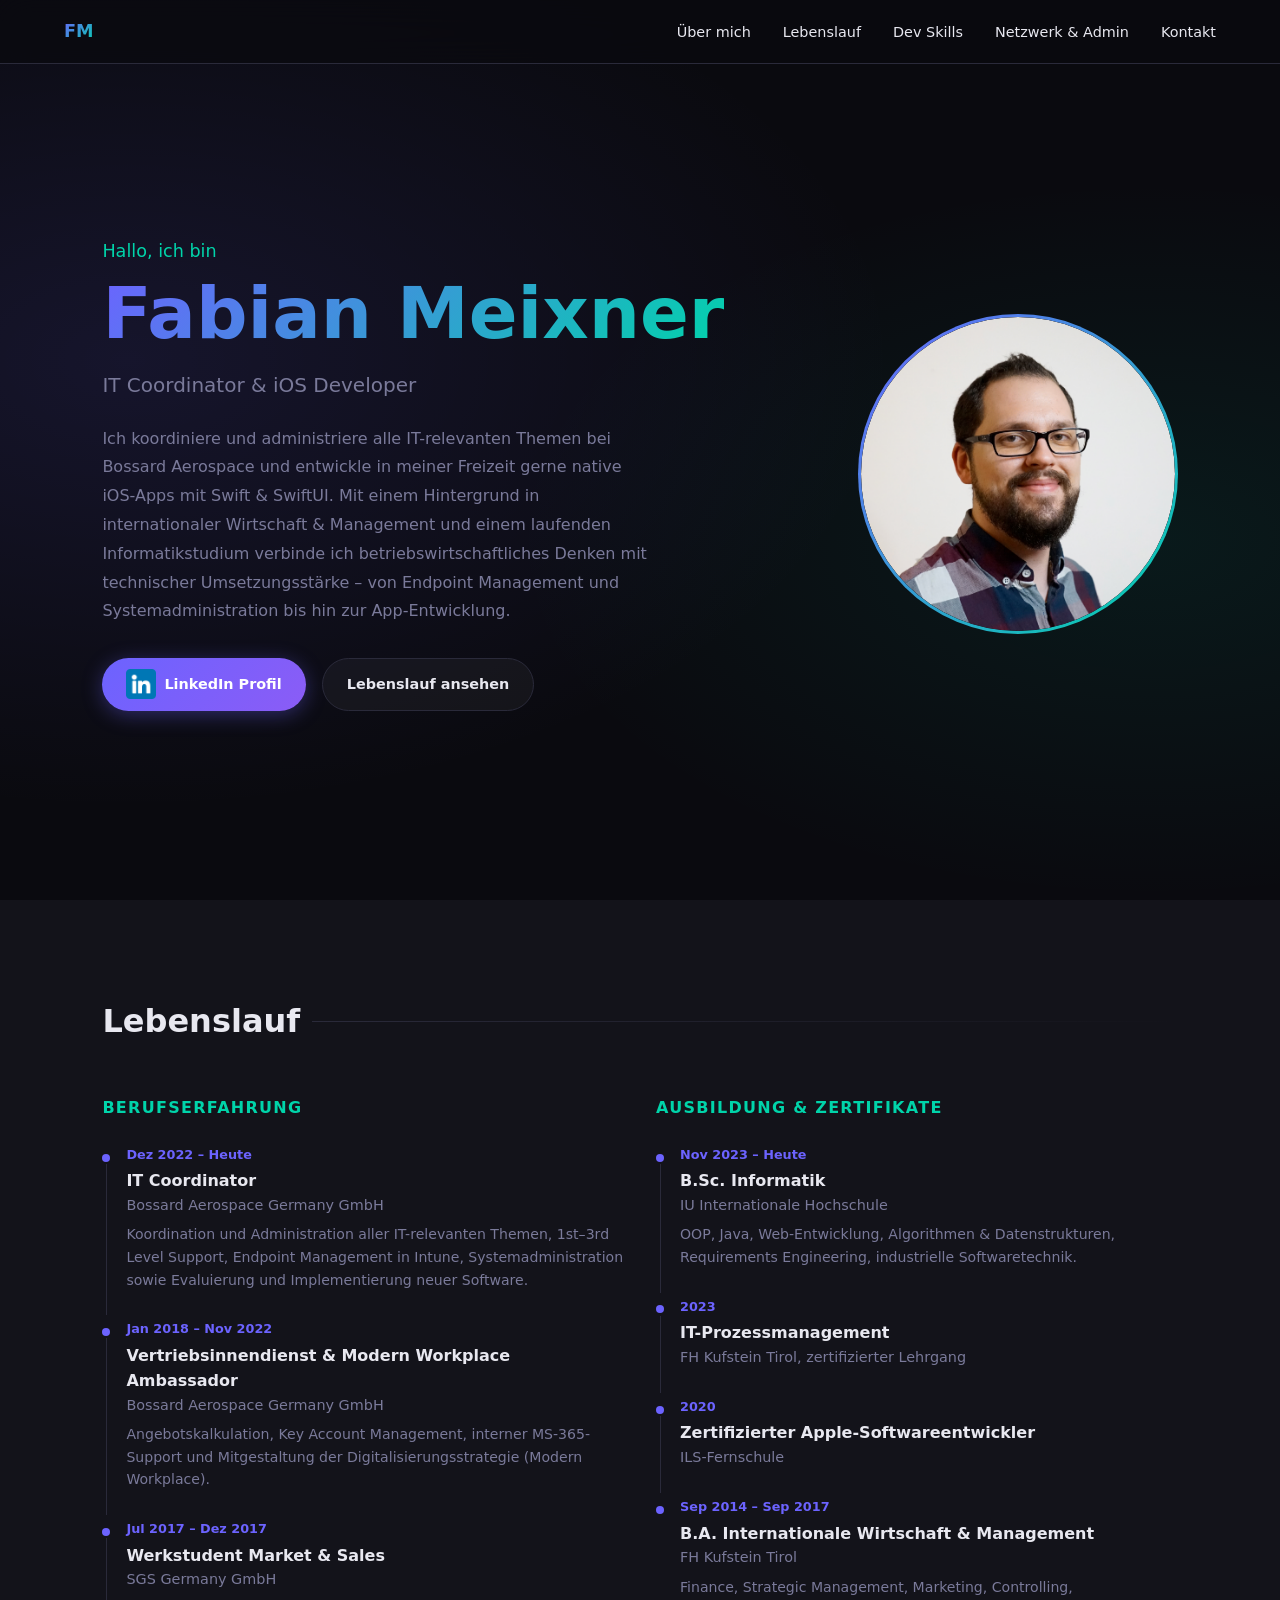
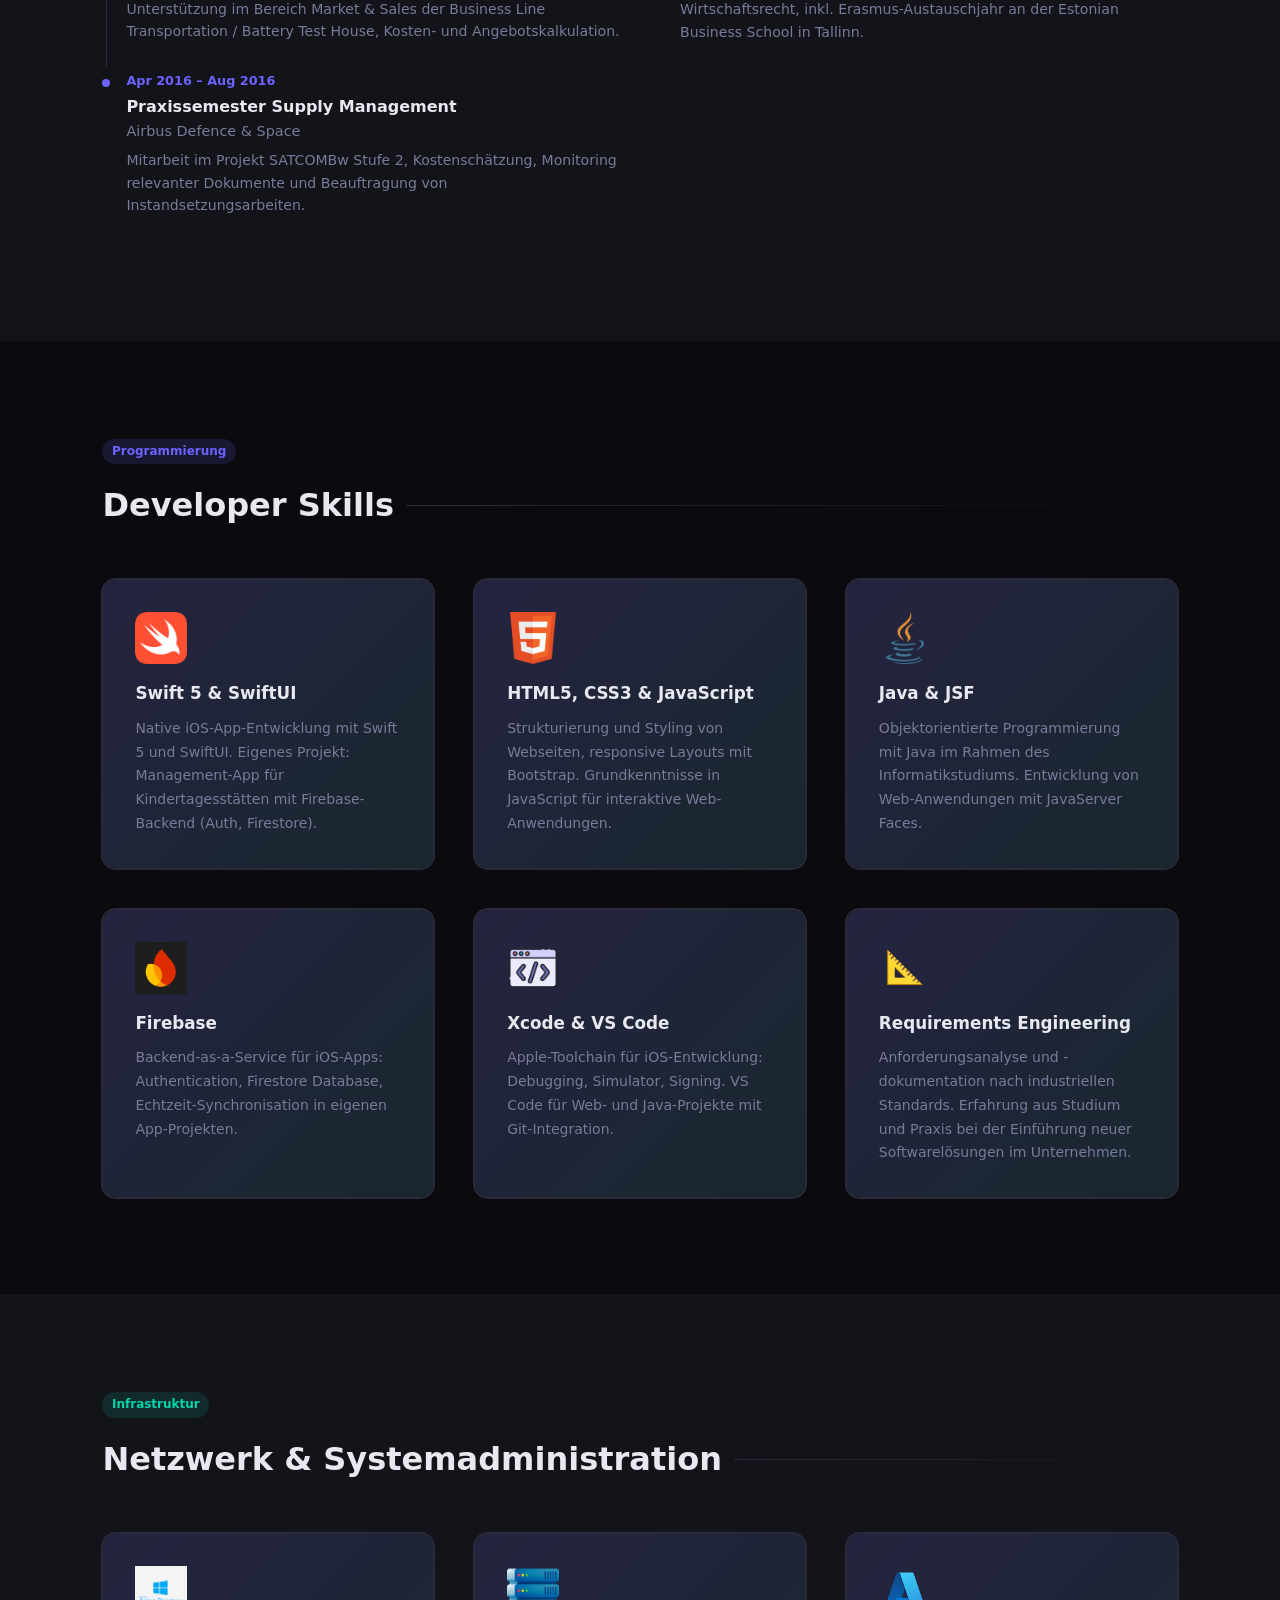
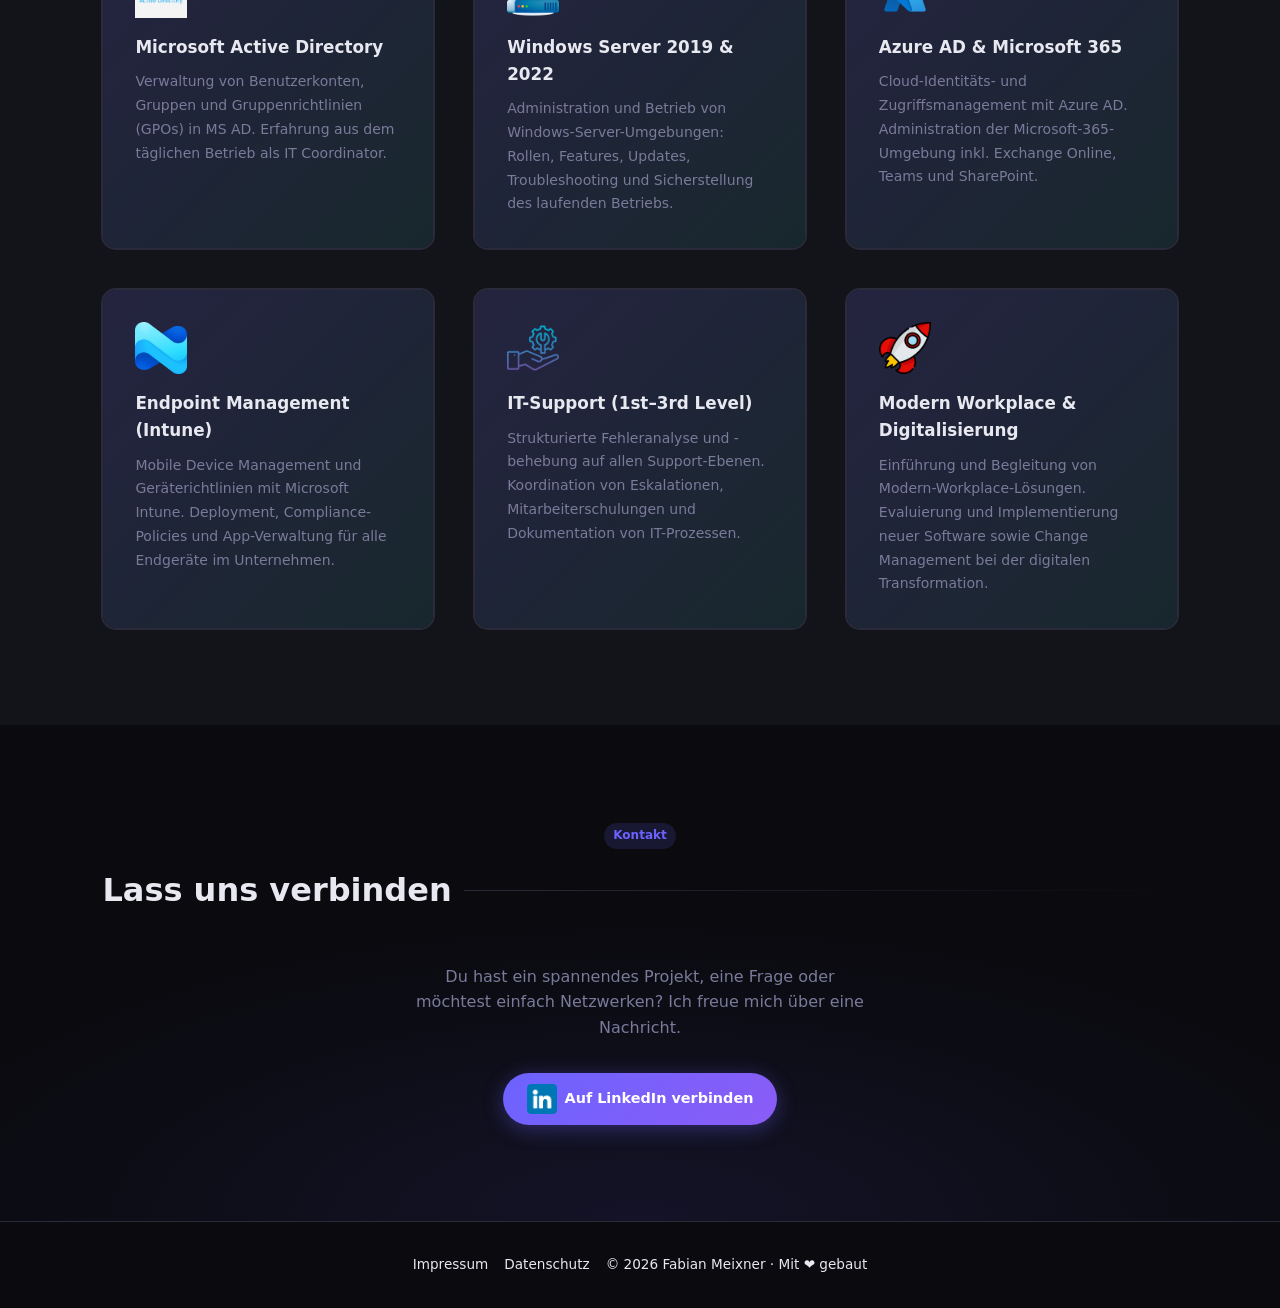
<file: index.html>
<!doctype html>
<html lang="de">
  <head>
    <meta charset="UTF-8" />
    <meta name="viewport" content="width=device-width, initial-scale=1.0" />
    <title>Fabian Meixner – IT Coordinator &amp; iOS Developer</title>
    <link rel="stylesheet" href="styles.css" />
  </head>
  <body>
    <!-- Navigation -->
    <nav>
      <div class="nav-logo">FM</div>
      <ul class="nav-links">
        <li><a href="#about">Über mich</a></li>
        <li><a href="#cv">Lebenslauf</a></li>
        <li><a href="#dev-skills">Dev Skills</a></li>
        <li><a href="#net-skills">Netzwerk &amp; Admin</a></li>
        <li><a href="#contact">Kontakt</a></li>
      </ul>
    </nav>

    <!-- Hero -->
    <section id="about">
      <div class="hero-inner">
        <div>
          <div class="hero-greeting">Hallo, ich bin</div>
          <h1 class="hero-name"><span>Fabian Meixner</span></h1>
          <p class="hero-role">IT Coordinator &amp; iOS Developer</p>
          <p class="hero-bio">
            Ich koordiniere und administriere alle IT-relevanten Themen bei
            Bossard Aerospace und entwickle in meiner Freizeit gerne native
            iOS-Apps mit Swift &amp; SwiftUI. Mit einem Hintergrund in
            internationaler Wirtschaft & Management und einem laufenden
            Informatikstudium verbinde ich betriebswirtschaftliches Denken mit
            technischer Umsetzungsstärke – von Endpoint Management und
            Systemadministration bis hin zur App-Entwicklung.
          </p>
          <div class="btn-group">
            <a
              href="https://www.linkedin.com/in/fabian-meixner/"
              target="_blank"
              rel="noopener"
              class="btn btn--primary"
            >
              <img src="src/linkedin.png" alt="" />
              LinkedIn Profil
            </a>
            <a href="#cv" class="btn btn--outline">Lebenslauf ansehen</a>
          </div>
        </div>
        <div class="avatar-wrap">
          <div class="avatar-inner">
            <img src="src/Profilbild_klein.JPG" alt="" />
          </div>
        </div>
      </div>
    </section>

    <!-- Lebenslauf -->
    <section id="cv">
      <h2 class="section-title">Lebenslauf</h2>
      <div class="cv-grid">
        <div class="cv-col">
          <h3>Berufserfahrung</h3>

          <div class="cv-item">
            <div class="cv-date">Dez 2022 – Heute</div>
            <div class="cv-role">IT Coordinator</div>
            <div class="cv-org">Bossard Aerospace Germany GmbH</div>
            <p class="cv-desc">
              Koordination und Administration aller IT-relevanten Themen,
              1st–3rd Level Support, Endpoint Management in Intune,
              Systemadministration sowie Evaluierung und Implementierung neuer
              Software.
            </p>
          </div>

          <div class="cv-item">
            <div class="cv-date">Jan 2018 – Nov 2022</div>
            <div class="cv-role">
              Vertriebsinnendienst &amp; Modern Workplace Ambassador
            </div>
            <div class="cv-org">Bossard Aerospace Germany GmbH</div>
            <p class="cv-desc">
              Angebotskalkulation, Key Account Management, interner
              MS-365-Support und Mitgestaltung der Digitalisierungsstrategie
              (Modern Workplace).
            </p>
          </div>

          <div class="cv-item">
            <div class="cv-date">Jul 2017 – Dez 2017</div>
            <div class="cv-role">Werkstudent Market &amp; Sales</div>
            <div class="cv-org">SGS Germany GmbH</div>
            <p class="cv-desc">
              Unterstützung im Bereich Market &amp; Sales der Business Line
              Transportation / Battery Test House, Kosten- und
              Angebotskalkulation.
            </p>
          </div>

          <div class="cv-item">
            <div class="cv-date">Apr 2016 – Aug 2016</div>
            <div class="cv-role">Praxissemester Supply Management</div>
            <div class="cv-org">Airbus Defence &amp; Space</div>
            <p class="cv-desc">
              Mitarbeit im Projekt SATCOMBw Stufe 2, Kostenschätzung, Monitoring
              relevanter Dokumente und Beauftragung von Instandsetzungsarbeiten.
            </p>
          </div>
        </div>

        <div class="cv-col">
          <h3>Ausbildung &amp; Zertifikate</h3>

          <div class="cv-item">
            <div class="cv-date">Nov 2023 – Heute</div>
            <div class="cv-role">B.Sc. Informatik</div>
            <div class="cv-org">IU Internationale Hochschule</div>
            <p class="cv-desc">
              OOP, Java, Web-Entwicklung, Algorithmen &amp; Datenstrukturen,
              Requirements Engineering, industrielle Softwaretechnik.
            </p>
          </div>

          <div class="cv-item">
            <div class="cv-date">2023</div>
            <div class="cv-role">IT-Prozessmanagement</div>
            <div class="cv-org">FH Kufstein Tirol, zertifizierter Lehrgang</div>
          </div>

          <div class="cv-item">
            <div class="cv-date">2020</div>
            <div class="cv-role">Zertifizierter Apple-Softwareentwickler</div>
            <div class="cv-org">ILS-Fernschule</div>
          </div>

          <div class="cv-item">
            <div class="cv-date">Sep 2014 – Sep 2017</div>
            <div class="cv-role">
              B.A. Internationale Wirtschaft &amp; Management
            </div>
            <div class="cv-org">FH Kufstein Tirol</div>
            <p class="cv-desc">
              Finance, Strategic Management, Marketing, Controlling,
              Wirtschaftsrecht, inkl. Erasmus-Austauschjahr an der Estonian
              Business School in Tallinn.
            </p>
          </div>
        </div>
      </div>
    </section>

    <!-- Developer Skills -->
    <section id="dev-skills">
      <span class="tag">Programmierung</span>
      <h2 class="section-title">Developer Skills</h2>
      <div class="skills-grid">
        <div class="skill-card">
          <div class="skill-icon"><img src="src/Swift.png" alt="" /></div>
          <div class="skill-name">Swift 5 &amp; SwiftUI</div>
          <p class="skill-desc">
            Native iOS-App-Entwicklung mit Swift 5 und SwiftUI. Eigenes Projekt:
            Management-App für Kindertagesstätten mit Firebase-Backend (Auth,
            Firestore).
          </p>
        </div>

        <div class="skill-card">
          <div class="skill-icon"><img src="src/html5.png" alt="" /></div>
          <div class="skill-name">HTML5, CSS3 &amp; JavaScript</div>
          <p class="skill-desc">
            Strukturierung und Styling von Webseiten, responsive Layouts mit
            Bootstrap. Grundkenntnisse in JavaScript für interaktive
            Web-Anwendungen.
          </p>
        </div>

        <div class="skill-card">
          <div class="skill-icon"><img src="src/java.png" alt="" /></div>
          <div class="skill-name">Java &amp; JSF</div>
          <p class="skill-desc">
            Objektorientierte Programmierung mit Java im Rahmen des
            Informatikstudiums. Entwicklung von Web-Anwendungen mit JavaServer
            Faces.
          </p>
        </div>

        <div class="skill-card">
          <div class="skill-icon"><img src="src/firebase.png" alt="" /></div>
          <div class="skill-name">Firebase</div>
          <p class="skill-desc">
            Backend-as-a-Service für iOS-Apps: Authentication, Firestore
            Database, Echtzeit-Synchronisation in eigenen App-Projekten.
          </p>
        </div>

        <div class="skill-card">
          <div class="skill-icon"><img src="src/IDE.png" alt="" /></div>
          <div class="skill-name">Xcode &amp; VS Code</div>
          <p class="skill-desc">
            Apple-Toolchain für iOS-Entwicklung: Debugging, Simulator, Signing.
            VS Code für Web- und Java-Projekte mit Git-Integration.
          </p>
        </div>

        <div class="skill-card">
          <div class="skill-icon">📐</div>
          <div class="skill-name">Requirements Engineering</div>
          <p class="skill-desc">
            Anforderungsanalyse und -dokumentation nach industriellen Standards.
            Erfahrung aus Studium und Praxis bei der Einführung neuer
            Softwarelösungen im Unternehmen.
          </p>
        </div>
      </div>
    </section>

    <!-- Netzwerk & Systemadministration -->
    <section id="net-skills">
      <span class="tag tag--infra">Infrastruktur</span>
      <h2 class="section-title">Netzwerk &amp; Systemadministration</h2>
      <div class="skills-grid">
        <div class="skill-card">
          <div class="skill-icon"><img src="src/MS-AD.png" alt="" /></div>
          <div class="skill-name">Microsoft Active Directory</div>
          <p class="skill-desc">
            Verwaltung von Benutzerkonten, Gruppen und Gruppenrichtlinien (GPOs)
            in MS AD. Erfahrung aus dem täglichen Betrieb als IT Coordinator.
          </p>
        </div>

        <div class="skill-card">
          <div class="skill-icon"><img src="src/server.png" alt="" /></div>
          <div class="skill-name">Windows Server 2019 &amp; 2022</div>
          <p class="skill-desc">
            Administration und Betrieb von Windows-Server-Umgebungen: Rollen,
            Features, Updates, Troubleshooting und Sicherstellung des laufenden
            Betriebs.
          </p>
        </div>

        <div class="skill-card">
          <div class="skill-icon"><img src="src/azure.png" alt="" /></div>
          <div class="skill-name">Azure AD &amp; Microsoft 365</div>
          <p class="skill-desc">
            Cloud-Identitäts- und Zugriffsmanagement mit Azure AD.
            Administration der Microsoft-365-Umgebung inkl. Exchange Online,
            Teams und SharePoint.
          </p>
        </div>

        <div class="skill-card">
          <div class="skill-icon"><img src="src/intune.png" alt="" /></div>
          <div class="skill-name">Endpoint Management (Intune)</div>
          <p class="skill-desc">
            Mobile Device Management und Geräterichtlinien mit Microsoft Intune.
            Deployment, Compliance-Policies und App-Verwaltung für alle
            Endgeräte im Unternehmen.
          </p>
        </div>

        <div class="skill-card">
          <div class="skill-icon"><img src="src/support.png" alt="" /></div>
          <div class="skill-name">IT-Support (1st–3rd Level)</div>
          <p class="skill-desc">
            Strukturierte Fehleranalyse und -behebung auf allen Support-Ebenen.
            Koordination von Eskalationen, Mitarbeiterschulungen und
            Dokumentation von IT-Prozessen.
          </p>
        </div>

        <div class="skill-card">
          <div class="skill-icon"><img src="src/rocket.png" alt="" /></div>
          <div class="skill-name">Modern Workplace &amp; Digitalisierung</div>
          <p class="skill-desc">
            Einführung und Begleitung von Modern-Workplace-Lösungen. Evaluierung
            und Implementierung neuer Software sowie Change Management bei der
            digitalen Transformation.
          </p>
        </div>
      </div>
    </section>

    <!-- Kontakt -->
    <section id="contact">
      <span class="tag">Kontakt</span>
      <h2 class="section-title">Lass uns verbinden</h2>
      <p>
        Du hast ein spannendes Projekt, eine Frage oder möchtest einfach
        Netzwerken? Ich freue mich über eine Nachricht.
      </p>
      <div class="btn-group">
        <a
          href="https://www.linkedin.com/in/fabian-meixner/"
          target="_blank"
          rel="noopener"
          class="btn btn--primary"
        >
          <img src="src/linkedin.png" alt="" />
          Auf LinkedIn verbinden
        </a>
      </div>
    </section>

    <footer>
      <ul>
        <li><a href="impressum.html">Impressum</a></li>
        <li><a href="datenschutz.html">Datenschutz</a></li>
        <p>© 2026 Fabian Meixner · Mit ❤️ gebaut</p>
      </ul>
    </footer>
  </body>
</html>
</file>
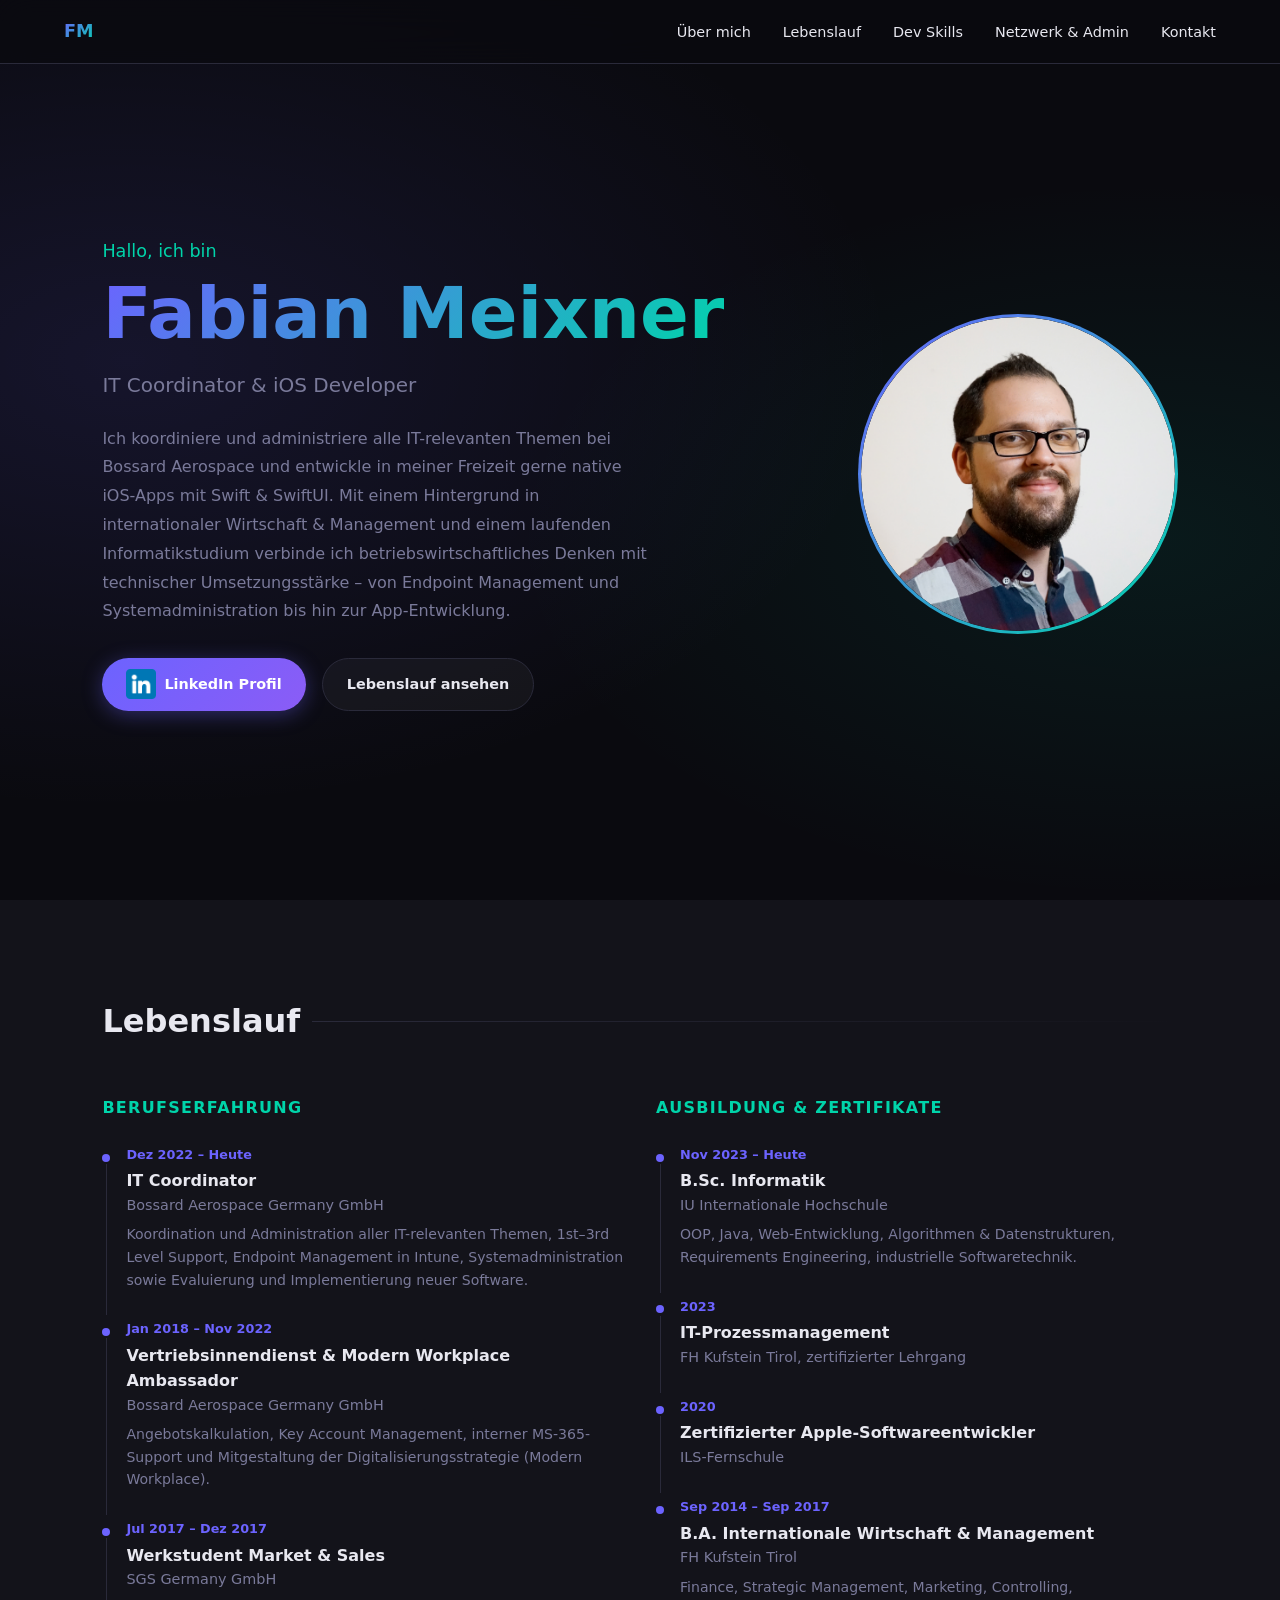
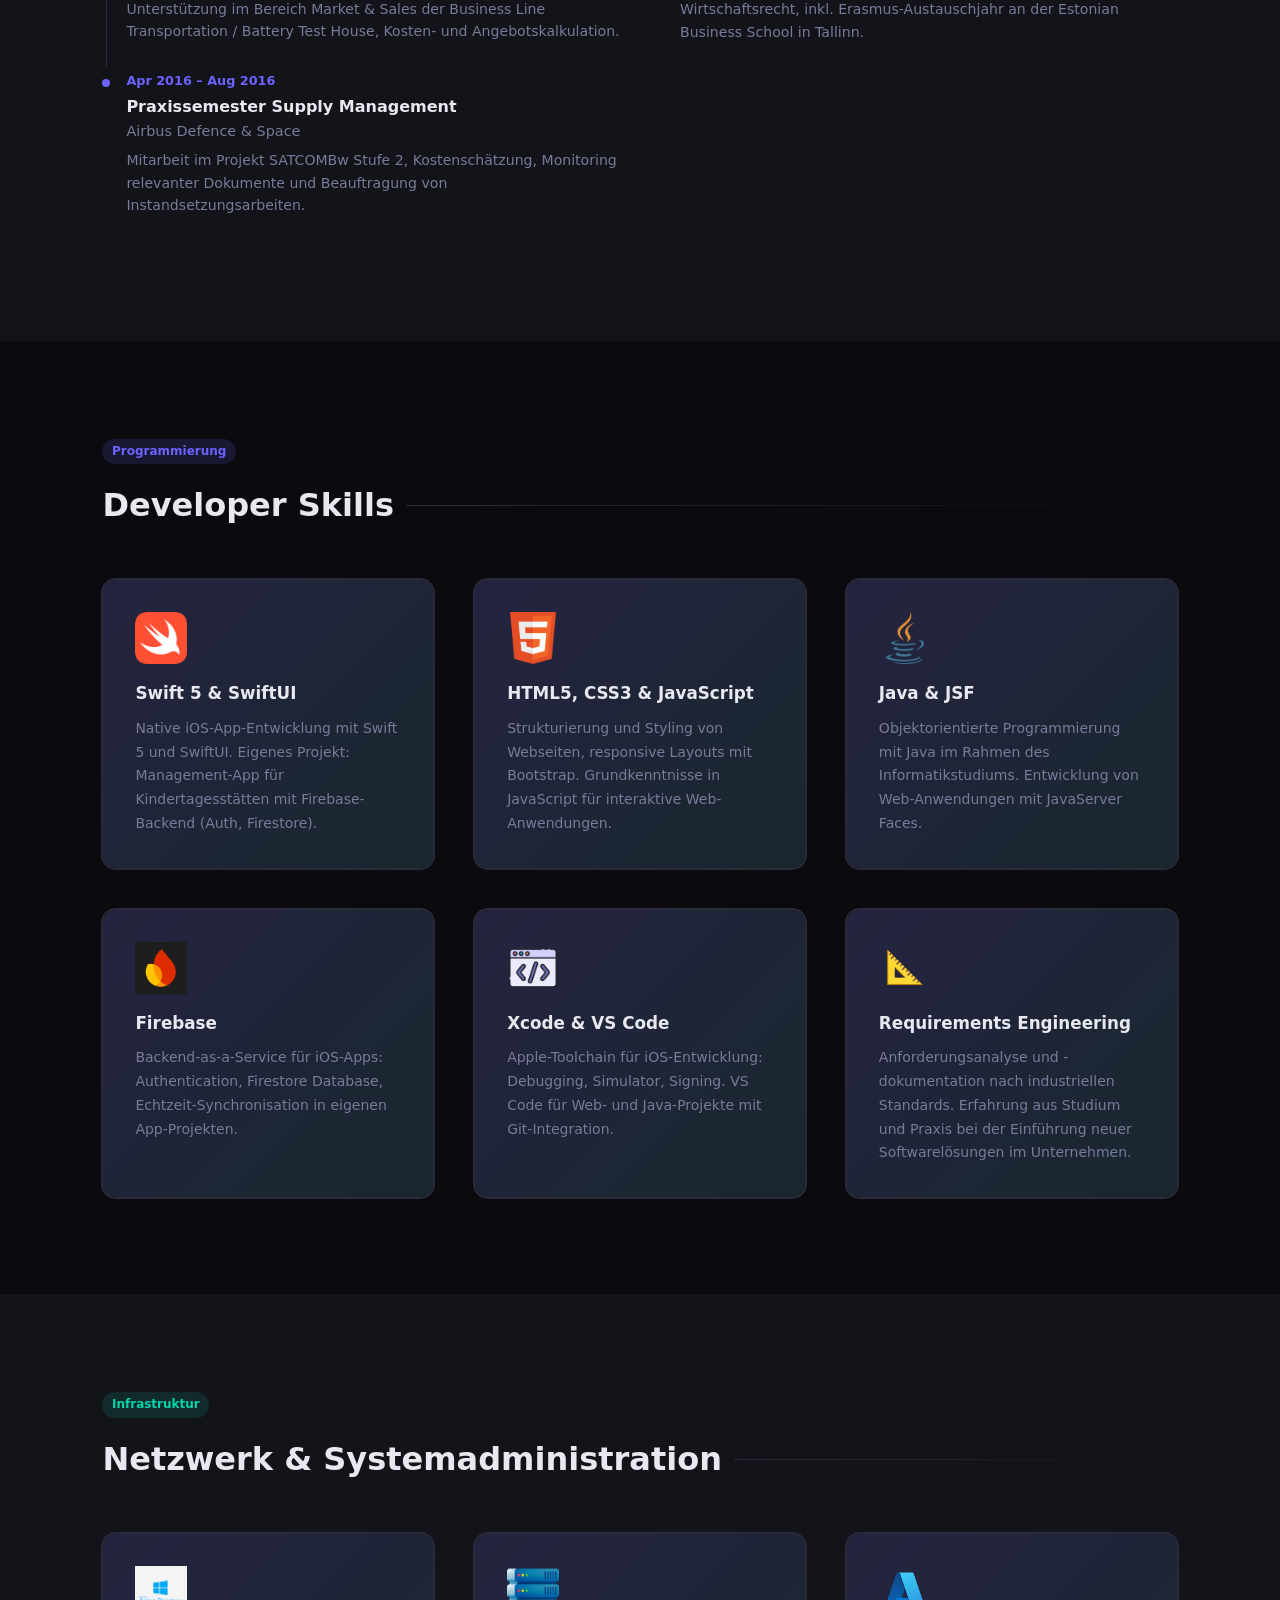
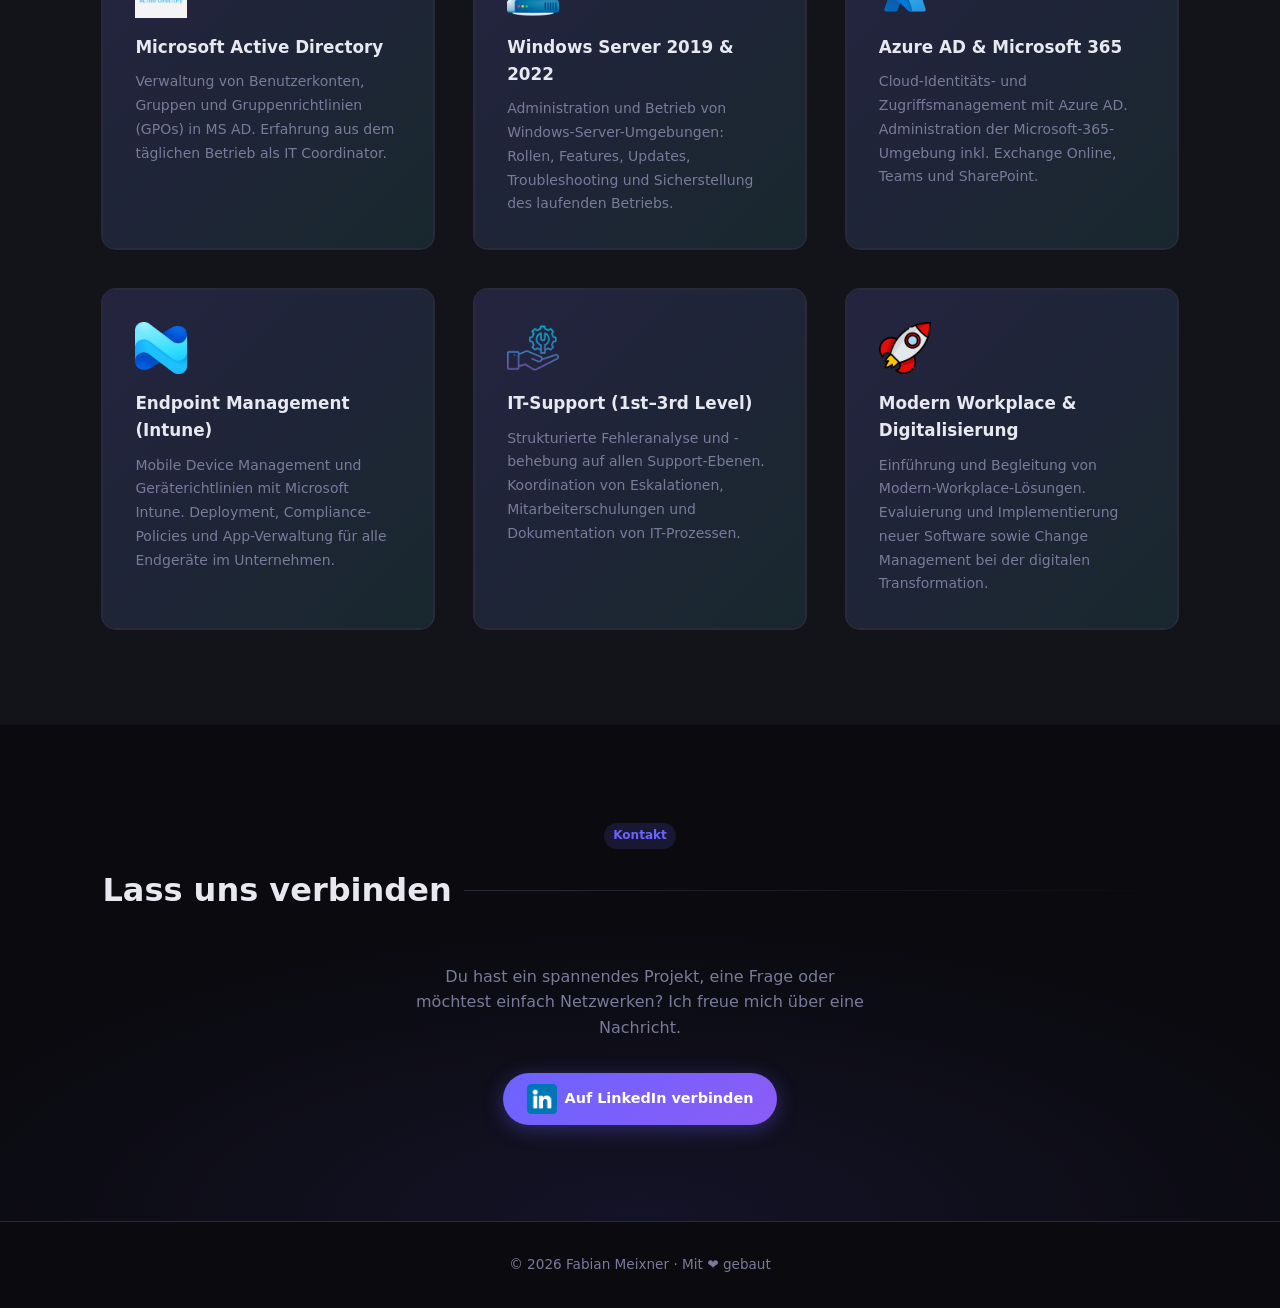
<file: fmeixner/index.html>
<!DOCTYPE html>
<html lang="de">
<head>
  <meta charset="UTF-8" />
  <meta name="viewport" content="width=device-width, initial-scale=1.0" />
  <title>Fabian Meixner – IT Coordinator &amp; iOS Developer</title>
  <link rel="stylesheet" href="styles.css" />
</head>
<body>

  <!-- Navigation -->
  <nav>
    <div class="nav-logo">FM</div>
    <ul class="nav-links">
      <li><a href="#about">Über mich</a></li>
      <li><a href="#cv">Lebenslauf</a></li>
      <li><a href="#dev-skills">Dev Skills</a></li>
      <li><a href="#net-skills">Netzwerk &amp; Admin</a></li>
      <li><a href="#contact">Kontakt</a></li>
    </ul>
  </nav>

  <!-- Hero -->
  <section id="about">
    <div class="hero-inner">
      <div>
        <div class="hero-greeting">Hallo, ich bin</div>
        <h1 class="hero-name"><span>Fabian Meixner</span></h1>
        <p class="hero-role">IT Coordinator &amp; iOS Developer</p>
        <p class="hero-bio">
          Ich koordiniere und administriere alle IT-relevanten Themen bei Bossard Aerospace und entwickle in meiner Freizeit gerne
          native iOS-Apps mit Swift &amp; SwiftUI. Mit einem Hintergrund in internationaler Wirtschaft & Management
          und einem laufenden Informatikstudium verbinde ich betriebswirtschaftliches Denken mit
          technischer Umsetzungsstärke – von Endpoint Management und Systemadministration bis hin
          zur App-Entwicklung.
        </p>
        <div class="btn-group">
          <a href="https://www.linkedin.com/in/fabian-meixner/" target="_blank" rel="noopener" class="btn btn--primary">
            <img src="src/linkedin.png" alt="">
            LinkedIn Profil
          </a>
          <a href="#cv" class="btn btn--outline">Lebenslauf ansehen</a>
        </div>
      </div>
      <div class="avatar-wrap">
        <div class="avatar-inner"><img src="src/Profilbild_klein.JPG" alt=""></div>
      </div>
    </div>
  </section>

  <!-- Lebenslauf -->
  <section id="cv">
    <h2 class="section-title">Lebenslauf</h2>
    <div class="cv-grid">

      <div class="cv-col">
        <h3>Berufserfahrung</h3>

        <div class="cv-item">
          <div class="cv-date">Dez 2022 – Heute</div>
          <div class="cv-role">IT Coordinator</div>
          <div class="cv-org">Bossard Aerospace Germany GmbH</div>
          <p class="cv-desc">Koordination und Administration aller IT-relevanten Themen, 1st–3rd Level Support, Endpoint Management in Intune, Systemadministration sowie Evaluierung und Implementierung neuer Software.</p>
        </div>

        <div class="cv-item">
          <div class="cv-date">Jan 2018 – Nov 2022</div>
          <div class="cv-role">Vertriebsinnendienst &amp; Modern Workplace Ambassador</div>
          <div class="cv-org">Bossard Aerospace Germany GmbH</div>
          <p class="cv-desc">Angebotskalkulation, Key Account Management, interner MS-365-Support und Mitgestaltung der Digitalisierungsstrategie (Modern Workplace).</p>
        </div>

        <div class="cv-item">
          <div class="cv-date">Jul 2017 – Dez 2017</div>
          <div class="cv-role">Werkstudent Market &amp; Sales</div>
          <div class="cv-org">SGS Germany GmbH</div>
          <p class="cv-desc">Unterstützung im Bereich Market &amp; Sales der Business Line Transportation / Battery Test House, Kosten- und Angebotskalkulation.</p>
        </div>

        <div class="cv-item">
          <div class="cv-date">Apr 2016 – Aug 2016</div>
          <div class="cv-role">Praxissemester Supply Management</div>
          <div class="cv-org">Airbus Defence &amp; Space</div>
          <p class="cv-desc">Mitarbeit im Projekt SATCOMBw Stufe 2, Kostenschätzung, Monitoring relevanter Dokumente und Beauftragung von Instandsetzungsarbeiten.</p>
        </div>
      </div>

      <div class="cv-col">
        <h3>Ausbildung &amp; Zertifikate</h3>

        <div class="cv-item">
          <div class="cv-date">Nov 2023 – Heute</div>
          <div class="cv-role">B.Sc. Informatik</div>
          <div class="cv-org">IU Internationale Hochschule</div>
          <p class="cv-desc">OOP, Java, Web-Entwicklung, Algorithmen &amp; Datenstrukturen, Requirements Engineering, industrielle Softwaretechnik.</p>
        </div>

        <div class="cv-item">
          <div class="cv-date">2023</div>
          <div class="cv-role">IT-Prozessmanagement</div>
          <div class="cv-org">FH Kufstein Tirol, zertifizierter Lehrgang</div>
        </div>

        <div class="cv-item">
          <div class="cv-date">2020</div>
          <div class="cv-role">Zertifizierter Apple-Softwareentwickler</div>
          <div class="cv-org">ILS-Fernschule</div>
        </div>

        <div class="cv-item">
          <div class="cv-date">Sep 2014 – Sep 2017</div>
          <div class="cv-role">B.A. Internationale Wirtschaft &amp; Management</div>
          <div class="cv-org">FH Kufstein Tirol</div>
          <p class="cv-desc">Finance, Strategic Management, Marketing, Controlling, Wirtschaftsrecht, inkl. Erasmus-Austauschjahr an der Estonian Business School in Tallinn.</p>
        </div>

        
      </div>

    </div>
  </section>

  <!-- Developer Skills -->
  <section id="dev-skills">
    <span class="tag">Programmierung</span>
    <h2 class="section-title">Developer Skills</h2>
    <div class="skills-grid">

      <div class="skill-card">
        <div class="skill-icon"><img src="src/Swift.png" alt=""></div>
        <div class="skill-name">Swift 5 &amp; SwiftUI</div>
        <p class="skill-desc">Native iOS-App-Entwicklung mit Swift 5 und SwiftUI. Eigenes Projekt: Management-App für Kindertagesstätten mit Firebase-Backend (Auth, Firestore).</p>
      </div>

      <div class="skill-card">
        <div class="skill-icon"><img src="src/html5.png" alt=""></div>
        <div class="skill-name">HTML5, CSS3 &amp; JavaScript</div>
        <p class="skill-desc">Strukturierung und Styling von Webseiten, responsive Layouts mit Bootstrap. Grundkenntnisse in JavaScript für interaktive Web-Anwendungen.</p>
      </div>

      <div class="skill-card">
        <div class="skill-icon"><img src="src/java.png" alt=""></div>
        <div class="skill-name">Java &amp; JSF</div>
        <p class="skill-desc">Objektorientierte Programmierung mit Java im Rahmen des Informatikstudiums. Entwicklung von Web-Anwendungen mit JavaServer Faces.</p>
      </div>

      <div class="skill-card">
        <div class="skill-icon"><img src="src/firebase.png" alt=""></div>
        <div class="skill-name">Firebase</div>
        <p class="skill-desc">Backend-as-a-Service für iOS-Apps: Authentication, Firestore Database, Echtzeit-Synchronisation in eigenen App-Projekten.</p>
      </div>

      <div class="skill-card">
        <div class="skill-icon"><img src="src/IDE.png" alt=""></div>
        <div class="skill-name">Xcode &amp; VS Code</div>
        <p class="skill-desc">Apple-Toolchain für iOS-Entwicklung: Debugging, Simulator, Signing. VS Code für Web- und Java-Projekte mit Git-Integration.</p>
      </div>

      <div class="skill-card">
        <div class="skill-icon">📐</div>
        <div class="skill-name">Requirements Engineering</div>
        <p class="skill-desc">Anforderungsanalyse und -dokumentation nach industriellen Standards. Erfahrung aus Studium und Praxis bei der Einführung neuer Softwarelösungen im Unternehmen.</p>
      </div>

    </div>
  </section>

  <!-- Netzwerk & Systemadministration -->
  <section id="net-skills">
    <span class="tag tag--infra">Infrastruktur</span>
    <h2 class="section-title">Netzwerk &amp; Systemadministration</h2>
    <div class="skills-grid">

      <div class="skill-card">
        <div class="skill-icon"><img src="src/MS-AD.png" alt=""></div>
        <div class="skill-name">Microsoft Active Directory</div>
        <p class="skill-desc">Verwaltung von Benutzerkonten, Gruppen und Gruppenrichtlinien (GPOs) in MS AD. Erfahrung aus dem täglichen Betrieb als IT Coordinator.</p>
      </div>

      <div class="skill-card">
        <div class="skill-icon"><img src="src/server.png" alt=""></div>
        <div class="skill-name">Windows Server 2019 &amp; 2022</div>
        <p class="skill-desc">Administration und Betrieb von Windows-Server-Umgebungen: Rollen, Features, Updates, Troubleshooting und Sicherstellung des laufenden Betriebs.</p>
      </div>

      <div class="skill-card">
        <div class="skill-icon"><img src="src/azure.png" alt=""></div>
        <div class="skill-name">Azure AD &amp; Microsoft 365</div>
        <p class="skill-desc">Cloud-Identitäts- und Zugriffsmanagement mit Azure AD. Administration der Microsoft-365-Umgebung inkl. Exchange Online, Teams und SharePoint.</p>
      </div>

      <div class="skill-card">
        <div class="skill-icon"><img src="src/intune.png" alt=""></div>
        <div class="skill-name">Endpoint Management (Intune)</div>
        <p class="skill-desc">Mobile Device Management und Geräterichtlinien mit Microsoft Intune. Deployment, Compliance-Policies und App-Verwaltung für alle Endgeräte im Unternehmen.</p>
      </div>

      <div class="skill-card">
        <div class="skill-icon"><img src="src/support.png" alt=""></div>
        <div class="skill-name">IT-Support (1st–3rd Level)</div>
        <p class="skill-desc">Strukturierte Fehleranalyse und -behebung auf allen Support-Ebenen. Koordination von Eskalationen, Mitarbeiterschulungen und Dokumentation von IT-Prozessen.</p>
      </div>

      <div class="skill-card">
        <div class="skill-icon"><img src="src/rocket.png" alt=""></div>
        <div class="skill-name">Modern Workplace &amp; Digitalisierung</div>
        <p class="skill-desc">Einführung und Begleitung von Modern-Workplace-Lösungen. Evaluierung und Implementierung neuer Software sowie Change Management bei der digitalen Transformation.</p>
      </div>

    </div>
  </section>

  <!-- Kontakt -->
  <section id="contact">
    <span class="tag">Kontakt</span>
    <h2 class="section-title">Lass uns verbinden</h2>
    <p>Du hast ein spannendes Projekt, eine Frage oder möchtest einfach Netzwerken? Ich freue mich über eine Nachricht.</p>
    <div class="btn-group">
      <a href="https://www.linkedin.com/in/fabian-meixner/" target="_blank" rel="noopener" class="btn btn--primary">
        <img src="src/linkedin.png" alt="">
        Auf LinkedIn verbinden
      </a>
      
    </div>
  </section>

  <footer>
    <p>© 2026 Fabian Meixner · Mit ❤️ gebaut</p>
  </footer>

</body>
</html>
</file>
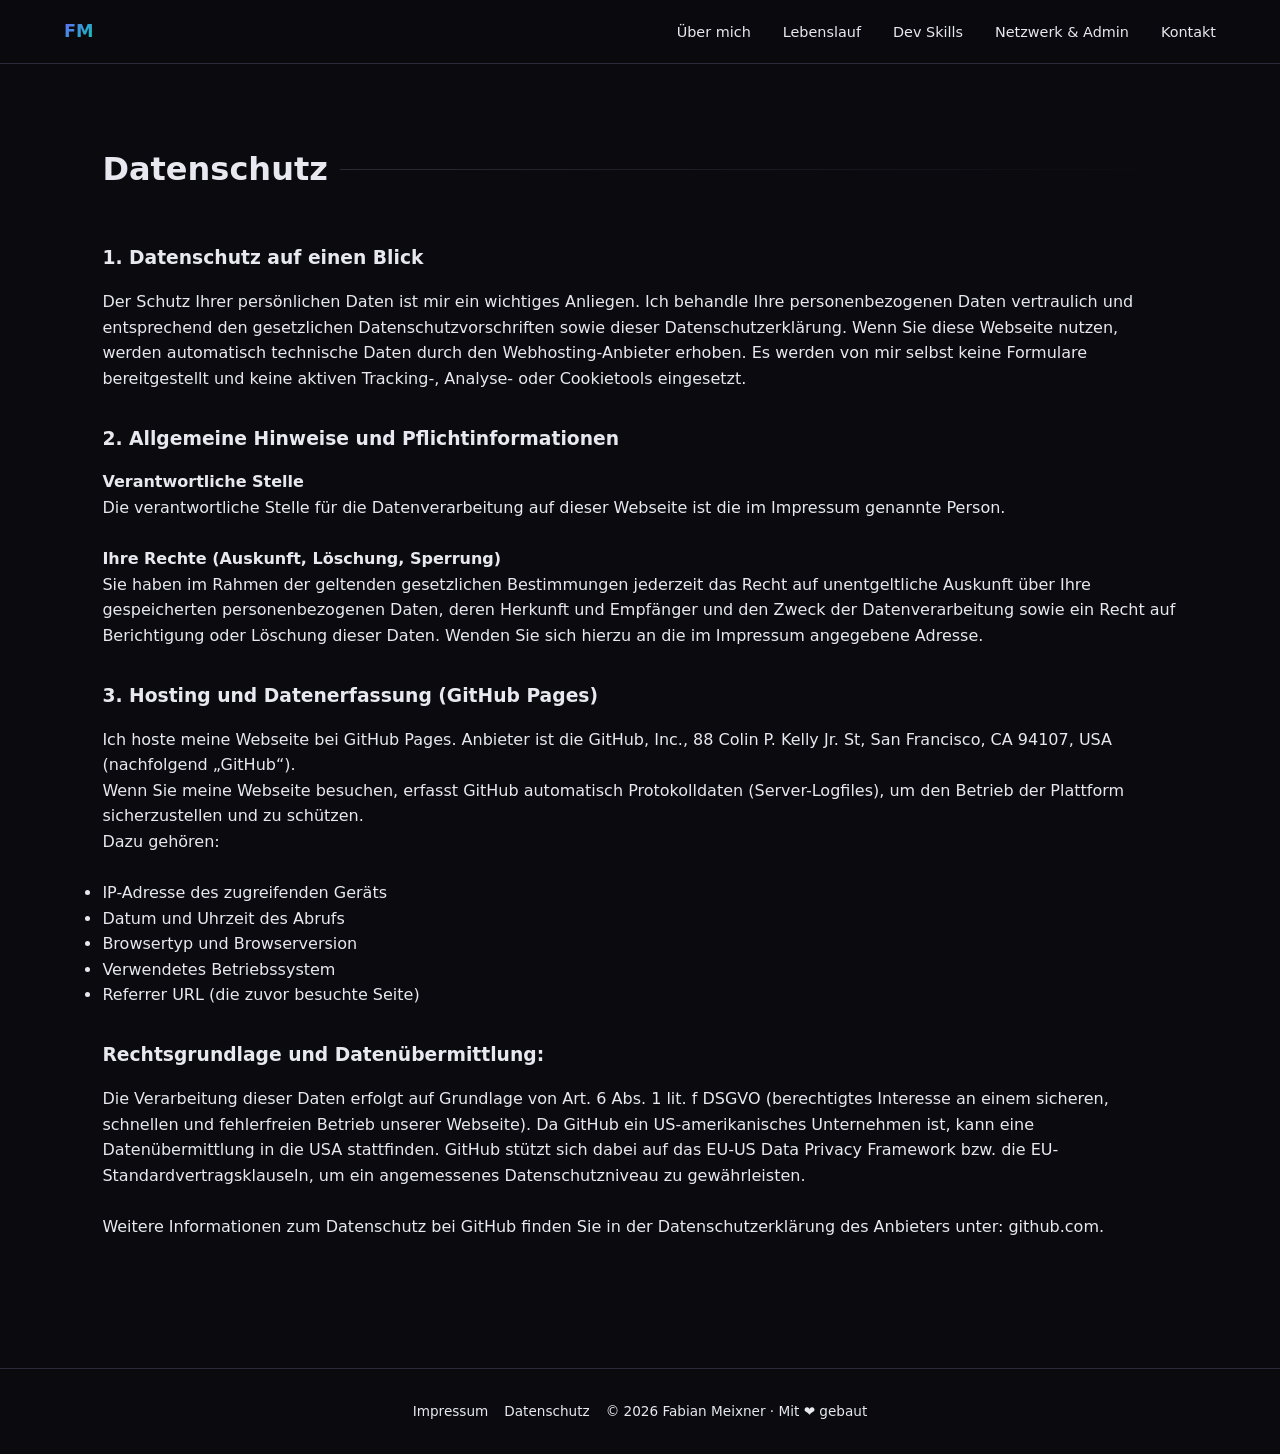
<file: datenschutz.html>
<!DOCTYPE html>
<html lang="de">
<head>
  <meta charset="UTF-8" />
  <meta name="viewport" content="width=device-width, initial-scale=1.0" />
  <title>Fabian Meixner – IT Coordinator &amp; iOS Developer</title>
  <link rel="stylesheet" href="styles.css" />
</head>
<body>
    <!-- Navigation -->
  <nav>
    <div class="nav-logo">FM</div>
    <ul class="nav-links">
      <li><a href="index.html#about">Über mich</a></li>
      <li><a href="index.html#cv">Lebenslauf</a></li>
      <li><a href="index.html#dev-skills">Dev Skills</a></li>
      <li><a href="index.html#net-skills">Netzwerk &amp; Admin</a></li>
      <li><a href="index.html#contact">Kontakt</a></li>
    </ul>
  </nav>

  <!-- Impressum Bereich-->

  <section id="datenschutz">
    <h2 class="section-title">Datenschutz</h2>
    <p>
        <h3>1. Datenschutz auf einen Blick</h3>
        Der Schutz Ihrer persönlichen Daten ist mir ein wichtiges Anliegen. Ich behandle Ihre personenbezogenen Daten vertraulich und entsprechend den gesetzlichen Datenschutzvorschriften sowie dieser Datenschutzerklärung. Wenn Sie diese Webseite nutzen, werden automatisch technische Daten durch den Webhosting-Anbieter erhoben. Es werden von mir selbst keine Formulare bereitgestellt und keine aktiven Tracking-, Analyse- oder Cookietools eingesetzt.
    </p>
    <p>
        <h3>2. Allgemeine Hinweise und Pflichtinformationen</h3>
        <h4>Verantwortliche Stelle</h4>
        Die verantwortliche Stelle für die Datenverarbeitung auf dieser Webseite ist die im Impressum genannte Person.</br></br>
        <h4>Ihre Rechte (Auskunft, Löschung, Sperrung)</h4>
        Sie haben im Rahmen der geltenden gesetzlichen Bestimmungen jederzeit das Recht auf unentgeltliche Auskunft über Ihre gespeicherten personenbezogenen Daten, deren Herkunft und Empfänger und den Zweck der Datenverarbeitung sowie ein Recht auf Berichtigung oder Löschung dieser Daten. Wenden Sie sich hierzu an die im Impressum angegebene Adresse.
    </p>
    <p>
        <h3>3. Hosting und Datenerfassung (GitHub Pages)</h3>
        Ich hoste meine Webseite bei GitHub Pages. Anbieter ist die GitHub, Inc., 88 Colin P. Kelly Jr. St, San Francisco, CA 94107, USA (nachfolgend „GitHub“).</br>
        Wenn Sie meine Webseite besuchen, erfasst GitHub automatisch Protokolldaten (Server-Logfiles), um den Betrieb der Plattform sicherzustellen und zu schützen.</br>
        Dazu gehören:</br>
    </br>
        <ul>
            <li>IP-Adresse des zugreifenden Geräts</li>
            <li>Datum und Uhrzeit des Abrufs</li>
            <li>Browsertyp und Browserversion</li>
            <li>Verwendetes Betriebssystem</li>
            <li>Referrer URL (die zuvor besuchte Seite)</li>
        </ul>
    </p>
    <p>
        <h3>Rechtsgrundlage und Datenübermittlung:</h3>
        Die Verarbeitung dieser Daten erfolgt auf Grundlage von Art. 6 Abs. 1 lit. f DSGVO (berechtigtes Interesse an einem sicheren, schnellen und fehlerfreien Betrieb unserer Webseite). Da GitHub ein US-amerikanisches Unternehmen ist, kann eine Datenübermittlung in die USA stattfinden. GitHub stützt sich dabei auf das EU-US Data Privacy Framework bzw. die EU-Standardvertragsklauseln, um ein angemessenes Datenschutzniveau zu gewährleisten.</br></br>
        Weitere Informationen zum Datenschutz bei GitHub finden Sie in der Datenschutzerklärung des Anbieters unter: github.com.
    </p>
  </section>

  <footer>
    <ul>
      <li><a href="impressum.html">Impressum</a></li>
      <li><a href="datenschutz.html">Datenschutz</a></li>
      <p>© 2026 Fabian Meixner · Mit ❤️ gebaut</p> 
    </ul>
  </footer>

</body>
</html>
</file>
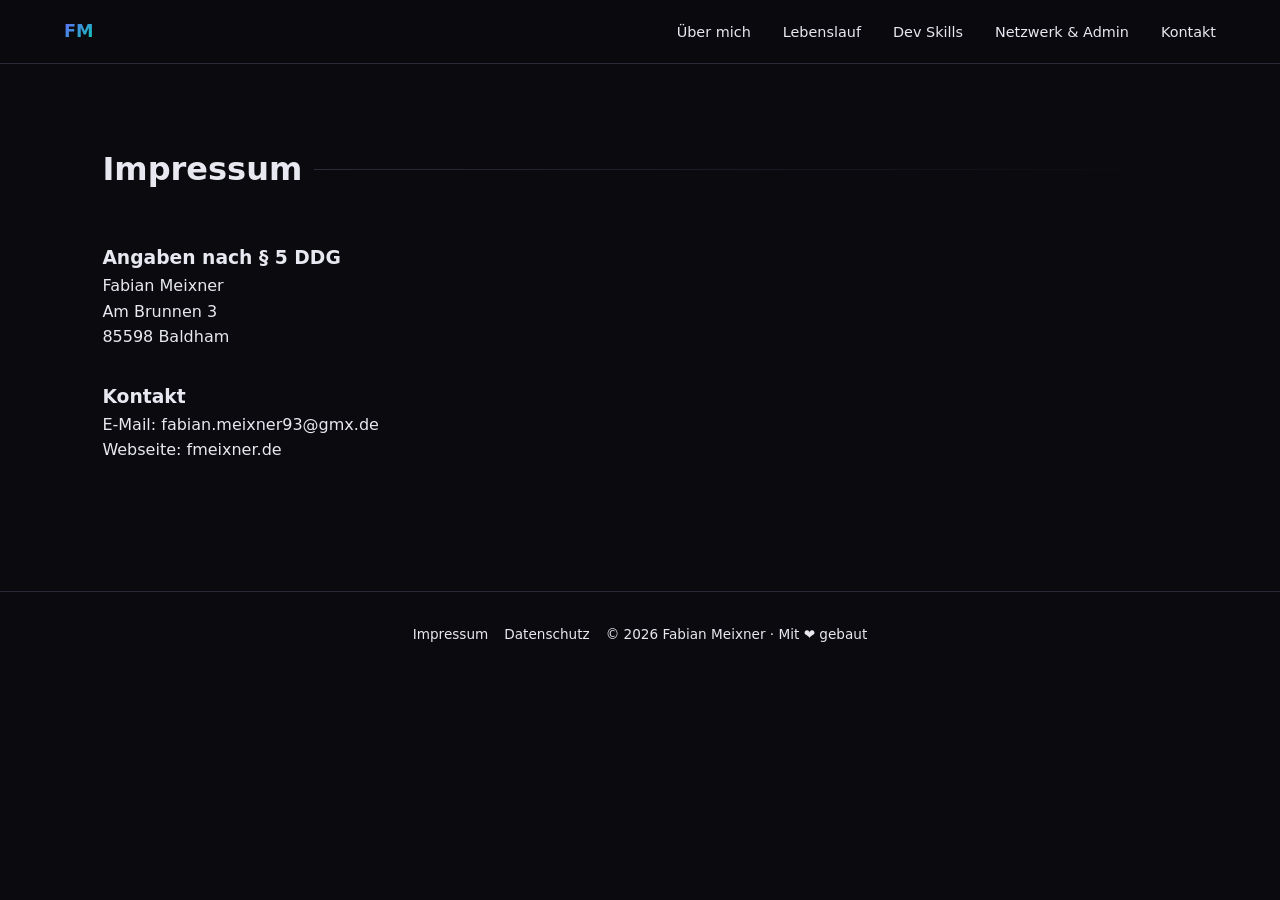
<file: impressum.html>
<!DOCTYPE html>
<html lang="de">
<head>
  <meta charset="UTF-8" />
  <meta name="viewport" content="width=device-width, initial-scale=1.0" />
  <title>Fabian Meixner – IT Coordinator &amp; iOS Developer</title>
  <link rel="stylesheet" href="styles.css" />
</head>
<body>
    <!-- Navigation -->
  <nav>
    <div class="nav-logo">FM</div>
    <ul class="nav-links">
      <li><a href="index.html#about">Über mich</a></li>
      <li><a href="index.html#cv">Lebenslauf</a></li>
      <li><a href="index.html#dev-skills">Dev Skills</a></li>
      <li><a href="index.html#net-skills">Netzwerk &amp; Admin</a></li>
      <li><a href="index.html#contact">Kontakt</a></li>
    </ul>
  </nav>

  <!-- Impressum Bereich-->

  <section id="impressum">
    <h2 class="section-title">Impressum</h2>
    <p>
        <h3>Angaben nach § 5 DDG</h3>
        Fabian Meixner</br>
        Am Brunnen 3</br>
        85598 Baldham
    </p>

    <p>
        <h3>Kontakt</h3>
        E-Mail: fabian.meixner93@gmx.de</br>
        Webseite: fmeixner.de
    </p>
  </section>

  <footer>
    <ul>
      <li><a href="impressum.html">Impressum</a></li>
      <li><a href="datenschutz.html">Datenschutz</a></li>
      <p>© 2026 Fabian Meixner · Mit ❤️ gebaut</p> 
    </ul>
  </footer>
</body>
</html>
</file>
<file: styles.css>
/* ============================================================
   styles.css  –  Fabian Meixner Personal Website
   ============================================================ */

/* ------------------------------------------------------------
   1. Design Tokens (Custom Properties)
   ------------------------------------------------------------ */
:root {
  --color-bg:       #0a0a0f;
  --color-surface:  #13131a;
  --color-card:     #1a1a24;
  --color-border:   #2a2a3a;
  --color-accent:   #6c63ff;
  --color-accent2:  #00d4aa;
  --color-text:     #e8e8f0;
  --color-muted:    #7a7a9a;

  --radius-card:    14px;
  --nav-height:     64px;
}

/* ------------------------------------------------------------
   2. Reset & Base
   ------------------------------------------------------------ */
*,
*::before,
*::after {
  box-sizing: border-box;
  margin: 0;
  padding: 0;
}

html {
  scroll-behavior: smooth;
}

body {
  background-color: var(--color-bg);
  color: var(--color-text);
  font-family: -apple-system, BlinkMacSystemFont, 'Segoe UI', system-ui, Helvetica, Arial, sans-serif;
  font-size: 16px;
  line-height: 1.6;
}

/* ------------------------------------------------------------
   3. Navigation
   ------------------------------------------------------------ */
nav {
  position: fixed;
  top: 0;
  left: 0;
  right: 0;
  z-index: 100;
  height: var(--nav-height);
  display: flex;
  align-items: center;
  justify-content: space-between;
  padding: 0 clamp(1rem, 5vw, 4rem);
  background: rgba(10, 10, 15, 0.75);
  backdrop-filter: blur(16px);
  border-bottom: 1px solid var(--color-border);
}

.nav-logo {
  font-weight: 700;
  font-size: 1.1rem;
  background: linear-gradient(135deg, var(--color-accent), var(--color-accent2));
  -webkit-background-clip: text;
  -webkit-text-fill-color: transparent;
  background-clip: text;
}

.nav-links {
  display: flex;
  gap: 2rem;
  list-style: none;
}

.nav-links a {
  color: var(--color-text);
  text-decoration: none;
  font-size: 0.9rem;
  font-weight: 500;
  transition: color 0.2s;
}

.nav-links a:hover {
  color: var(--color-text);
}

/* ------------------------------------------------------------
   4. Layout Utilities
   ------------------------------------------------------------ */
section {
  padding: 6rem clamp(1rem, 8vw, 10rem);
}

section:first-of-type {
  padding-top: calc(var(--nav-height) + 5rem);
}

/* ------------------------------------------------------------
   5. Shared Components
   ------------------------------------------------------------ */

/* Section title */
.section-title {
  display: flex;
  align-items: center;
  gap: 0.75rem;
  font-size: clamp(1.5rem, 3vw, 2rem);
  font-weight: 700;
  margin-bottom: 3rem;
}

.section-title::after {
  content: '';
  flex: 1;
  height: 1px;
  background: linear-gradient(90deg, var(--color-border), transparent);
}

/* Badge / Tag */
.tag {
  display: inline-block;
  padding: 0.2rem 0.6rem;
  border-radius: 99px;
  font-size: 0.75rem;
  font-weight: 600;
  margin-bottom: 1rem;
  background: rgba(108, 99, 255, 0.15);
  color: var(--color-accent);
}

.tag--infra {
  background: rgba(0, 212, 170, 0.12);
  color: var(--color-accent2);
}

/* Buttons */
.btn {
  display: inline-flex;
  align-items: center;
  gap: 0.5rem;
  padding: 0.7rem 1.5rem;
  border-radius: 99px;
  font-weight: 600;
  font-size: 0.9rem;
  text-decoration: none;
  transition: transform 0.15s, box-shadow 0.15s;
}

.btn:hover {
  transform: translateY(-2px);
}

.btn--primary {
  background: linear-gradient(135deg, var(--color-accent), #8b5cf6);
  color: #fff;
  box-shadow: 0 4px 20px rgba(108, 99, 255, 0.35);
}

.btn--primary:hover {
  box-shadow: 0 8px 30px rgba(108, 99, 255, 0.5);
}

.btn--outline {
  border: 1px solid var(--color-border);
  color: var(--color-text);
  background: rgba(255, 255, 255, 0.04);
}

.btn--outline:hover {
  border-color: var(--color-accent);
  color: var(--color-accent);
}

.btn-group {
  display: flex;
  gap: 1rem;
  flex-wrap: wrap;
}

.btn-group img {
  width: 30px;
  height: 30px;
}

/* ------------------------------------------------------------
   6. Hero Section (#about)
   ------------------------------------------------------------ */
#about {
  min-height: 100vh;
  display: flex;
  align-items: center;
  background:
    radial-gradient(ellipse 60% 50% at 10% 40%, rgba(108, 99, 255, 0.12), transparent),
    radial-gradient(ellipse 50% 40% at 90% 60%, rgba(0, 212, 170, 0.08), transparent);
}

.hero-inner {
  display: grid;
  grid-template-columns: 1fr auto;
  gap: 4rem;
  align-items: center;
  width: 100%;
}

.hero-greeting {
  color: var(--color-accent2);
  font-size: 1.1rem;
  font-weight: 500;
  margin-bottom: 0.5rem;
}

.hero-name {
  font-size: clamp(2.5rem, 6vw, 4.5rem);
  font-weight: 800;
  line-height: 1.1;
  margin-bottom: 1rem;
}

.hero-name span {
  background: linear-gradient(135deg, var(--color-accent), var(--color-accent2));
  -webkit-background-clip: text;
  -webkit-text-fill-color: transparent;
  background-clip: text;
}

.hero-role {
  font-size: 1.25rem;
  color: var(--color-muted);
  margin-bottom: 1.5rem;
}

.hero-bio {
  max-width: 54ch;
  color: var(--color-muted);
  line-height: 1.8;
  margin-bottom: 2rem;
}

.avatar-wrap {
  width: 320px;
  height: 320px;
  flex-shrink: 0;
  border-radius: 50%;
  background: linear-gradient(135deg, var(--color-accent), var(--color-accent2));
  padding: 3px;
}

.avatar-inner {
  display: flex;
  align-items: center;
  justify-content: center;
  width: 100%;
  height: 100%;
  border-radius: 50%;
  background: var(--color-surface);
  font-size: 5rem;
  overflow: hidden;
}

.avatar-inner img {
  width: 100%;
  height: 100%;
  object-fit: cover;
  border-radius: 50%;
}

/* ------------------------------------------------------------
   7. CV Section (#cv)
   ------------------------------------------------------------ */
#cv {
  background: var(--color-surface);
}

.cv-grid {
  display: grid;
  grid-template-columns: 1fr 1fr;
  gap: 2rem;
}

.cv-col h3 {
  font-size: 1rem;
  font-weight: 700;
  color: var(--color-accent2);
  margin-bottom: 1.5rem;
  text-transform: uppercase;
  letter-spacing: 0.08em;
}

.cv-item {
  position: relative;
  padding-left: 1.5rem;
  margin-bottom: 1.75rem;
}

.cv-item::before {
  content: '';
  position: absolute;
  left: 0;
  top: 0.55rem;
  width: 8px;
  height: 8px;
  border-radius: 50%;
  background: var(--color-accent);
}

.cv-item::after {
  content: '';
  position: absolute;
  left: 3.5px;
  top: 1.2rem;
  bottom: -1.5rem;
  width: 1px;
  background: var(--color-border);
}

.cv-item:last-child::after {
  display: none;
}

.cv-date {
  font-size: 0.8rem;
  font-weight: 600;
  color: var(--color-accent);
  margin-bottom: 0.2rem;
}

.cv-role {
  font-weight: 700;
  font-size: 1rem;
}

.cv-org {
  color: var(--color-muted);
  font-size: 0.9rem;
  margin-bottom: 0.4rem;
}

.cv-desc {
  color: var(--color-muted);
  font-size: 0.88rem;
}

/* ------------------------------------------------------------
   8. Skills Sections
   ------------------------------------------------------------ */
#net-skills {
  background: var(--color-surface);
}

#net-skills .section-title {
  --color-accent: var(--color-accent2);
}

.skills-grid {
  display: grid;
  grid-template-columns: repeat(auto-fill, minmax(300px, 1fr));
  gap: 2.5rem;
}

.skill-card {
  position: relative;
  overflow: hidden;
  padding: 2rem;
  /* ursprünglich 0.13 und 0.07 */
  background:
    linear-gradient(135deg, rgba(108, 99, 255, 0.13) 0%, rgba(0, 212, 170, 0.07) 100%),
    var(--color-card);
  border: 1px solid transparent;
  border-radius: var(--radius-card);
  /* Gradient border via background-clip trick */
  background-clip: padding-box;
  box-shadow: 0 0 0 1px var(--color-border);
  transition: transform 0.25s, box-shadow 0.25s;
}

.skill-card:hover {
  transform: translateY(-4px);
  box-shadow:
    0 0 0 1px var(--color-accent),
    0 12px 32px rgba(0, 0, 0, 0.4),
    0 0 24px rgba(108, 99, 255, 0.12);
}

.skill-icon {
  display: inline-flex;
  align-items: center;
  justify-content: center;
  width: 52px;
  height: 52px;
  margin-bottom: 1rem;
  /*
  border-radius: 12px;
  background: rgba(255, 255, 255, 0.07); */
  font-size: 2rem;
}

.skill-icon img {
  height: 52px;
  width: 52px;
}

.skill-name {
  font-weight: 700;
  font-size: 1.05rem;
  margin-bottom: 0.6rem;
}

.skill-desc {
  color: var(--color-muted);
  font-size: 0.875rem;
  line-height: 1.7;
}

/* ------------------------------------------------------------
   9. Contact Section (#contact)
   ------------------------------------------------------------ */
#contact {
  text-align: center;
  background: radial-gradient(ellipse 60% 60% at 50% 100%, rgba(108, 99, 255, 0.1), transparent);
}

#contact p {
  color: var(--color-muted);
  max-width: 45ch;
  margin: 0 auto 2rem;
}

#contact .section-title {
  justify-content: center;
}

#contact .btn-group {
  justify-content: center;
}

/* ------------------------------------------------------------
   10. Impressum
   ------------------------------------------------------------ */

#impressum p{
  color: var(--color-text);
  line-height: 1.8;
  margin-bottom: 2rem;
}

/* ------------------------------------------------------------
   11. Datenschutz
   ------------------------------------------------------------ */
#datenschutz h3 {
  margin-bottom: 1rem;
}

#datenschutz p{
  color: var(--color-text);
  line-height: 1.8;
  margin-bottom: 2rem;
}

/* ------------------------------------------------------------
   12. Footer
   ------------------------------------------------------------ */
footer {
  padding: 2rem 1rem;
  border-top: 1px solid var(--color-border);
  color: var(--color-text);
  font-size: 0.85rem;
  text-align: center;
}

footer ul {
  display: flex;
  list-style: none;
  align-items: center;
  justify-content: center;
  
}

footer ul li {
  padding-right: 1rem;
}

footer ul li a {
  color: var(--color-text);
  text-decoration: none;
}



/* ------------------------------------------------------------
   13. Responsive – Mobile
   ------------------------------------------------------------ */
@media (max-width: 768px) {
  .nav-links {
    display: none;
  }

  .hero-inner {
    grid-template-columns: 1fr;
  }

  .avatar-wrap {
    width: 140px;
    height: 140px;
    order: -1;
  }

  .avatar-inner {
    font-size: 3rem;
  }

  .cv-grid {
    grid-template-columns: 1fr;
  }
}
</file>
<file: fmeixner/styles.css>
/* ============================================================
   styles.css  –  Fabian Meixner Personal Website
   ============================================================ */

/* ------------------------------------------------------------
   1. Design Tokens (Custom Properties)
   ------------------------------------------------------------ */
:root {
  --color-bg:       #0a0a0f;
  --color-surface:  #13131a;
  --color-card:     #1a1a24;
  --color-border:   #2a2a3a;
  --color-accent:   #6c63ff;
  --color-accent2:  #00d4aa;
  --color-text:     #e8e8f0;
  --color-muted:    #7a7a9a;

  --radius-card:    14px;
  --nav-height:     64px;
}

/* ------------------------------------------------------------
   2. Reset & Base
   ------------------------------------------------------------ */
*,
*::before,
*::after {
  box-sizing: border-box;
  margin: 0;
  padding: 0;
}

html {
  scroll-behavior: smooth;
}

body {
  background-color: var(--color-bg);
  color: var(--color-text);
  font-family: -apple-system, BlinkMacSystemFont, 'Segoe UI', system-ui, Helvetica, Arial, sans-serif;
  font-size: 16px;
  line-height: 1.6;
}

/* ------------------------------------------------------------
   3. Navigation
   ------------------------------------------------------------ */
nav {
  position: fixed;
  top: 0;
  left: 0;
  right: 0;
  z-index: 100;
  height: var(--nav-height);
  display: flex;
  align-items: center;
  justify-content: space-between;
  padding: 0 clamp(1rem, 5vw, 4rem);
  background: rgba(10, 10, 15, 0.75);
  backdrop-filter: blur(16px);
  border-bottom: 1px solid var(--color-border);
}

.nav-logo {
  font-weight: 700;
  font-size: 1.1rem;
  background: linear-gradient(135deg, var(--color-accent), var(--color-accent2));
  -webkit-background-clip: text;
  -webkit-text-fill-color: transparent;
  background-clip: text;
}

.nav-links {
  display: flex;
  gap: 2rem;
  list-style: none;
}

.nav-links a {
  color: var(--color-text);
  text-decoration: none;
  font-size: 0.9rem;
  font-weight: 500;
  transition: color 0.2s;
}

.nav-links a:hover {
  color: var(--color-text);
}

/* ------------------------------------------------------------
   4. Layout Utilities
   ------------------------------------------------------------ */
section {
  padding: 6rem clamp(1rem, 8vw, 10rem);
}

section:first-of-type {
  padding-top: calc(var(--nav-height) + 5rem);
}

/* ------------------------------------------------------------
   5. Shared Components
   ------------------------------------------------------------ */

/* Section title */
.section-title {
  display: flex;
  align-items: center;
  gap: 0.75rem;
  font-size: clamp(1.5rem, 3vw, 2rem);
  font-weight: 700;
  margin-bottom: 3rem;
}

.section-title::after {
  content: '';
  flex: 1;
  height: 1px;
  background: linear-gradient(90deg, var(--color-border), transparent);
}

/* Badge / Tag */
.tag {
  display: inline-block;
  padding: 0.2rem 0.6rem;
  border-radius: 99px;
  font-size: 0.75rem;
  font-weight: 600;
  margin-bottom: 1rem;
  background: rgba(108, 99, 255, 0.15);
  color: var(--color-accent);
}

.tag--infra {
  background: rgba(0, 212, 170, 0.12);
  color: var(--color-accent2);
}

/* Buttons */
.btn {
  display: inline-flex;
  align-items: center;
  gap: 0.5rem;
  padding: 0.7rem 1.5rem;
  border-radius: 99px;
  font-weight: 600;
  font-size: 0.9rem;
  text-decoration: none;
  transition: transform 0.15s, box-shadow 0.15s;
}

.btn:hover {
  transform: translateY(-2px);
}

.btn--primary {
  background: linear-gradient(135deg, var(--color-accent), #8b5cf6);
  color: #fff;
  box-shadow: 0 4px 20px rgba(108, 99, 255, 0.35);
}

.btn--primary:hover {
  box-shadow: 0 8px 30px rgba(108, 99, 255, 0.5);
}

.btn--outline {
  border: 1px solid var(--color-border);
  color: var(--color-text);
  background: rgba(255, 255, 255, 0.04);
}

.btn--outline:hover {
  border-color: var(--color-accent);
  color: var(--color-accent);
}

.btn-group {
  display: flex;
  gap: 1rem;
  flex-wrap: wrap;
}

.btn-group img {
  width: 30px;
  height: 30px;
}

/* ------------------------------------------------------------
   6. Hero Section (#about)
   ------------------------------------------------------------ */
#about {
  min-height: 100vh;
  display: flex;
  align-items: center;
  background:
    radial-gradient(ellipse 60% 50% at 10% 40%, rgba(108, 99, 255, 0.12), transparent),
    radial-gradient(ellipse 50% 40% at 90% 60%, rgba(0, 212, 170, 0.08), transparent);
}

.hero-inner {
  display: grid;
  grid-template-columns: 1fr auto;
  gap: 4rem;
  align-items: center;
  width: 100%;
}

.hero-greeting {
  color: var(--color-accent2);
  font-size: 1.1rem;
  font-weight: 500;
  margin-bottom: 0.5rem;
}

.hero-name {
  font-size: clamp(2.5rem, 6vw, 4.5rem);
  font-weight: 800;
  line-height: 1.1;
  margin-bottom: 1rem;
}

.hero-name span {
  background: linear-gradient(135deg, var(--color-accent), var(--color-accent2));
  -webkit-background-clip: text;
  -webkit-text-fill-color: transparent;
  background-clip: text;
}

.hero-role {
  font-size: 1.25rem;
  color: var(--color-muted);
  margin-bottom: 1.5rem;
}

.hero-bio {
  max-width: 54ch;
  color: var(--color-muted);
  line-height: 1.8;
  margin-bottom: 2rem;
}

.avatar-wrap {
  width: 320px;
  height: 320px;
  flex-shrink: 0;
  border-radius: 50%;
  background: linear-gradient(135deg, var(--color-accent), var(--color-accent2));
  padding: 3px;
}

.avatar-inner {
  display: flex;
  align-items: center;
  justify-content: center;
  width: 100%;
  height: 100%;
  border-radius: 50%;
  background: var(--color-surface);
  font-size: 5rem;
  overflow: hidden;
}

.avatar-inner img {
  width: 100%;
  height: 100%;
  object-fit: cover;
  border-radius: 50%;
}

/* ------------------------------------------------------------
   7. CV Section (#cv)
   ------------------------------------------------------------ */
#cv {
  background: var(--color-surface);
}

.cv-grid {
  display: grid;
  grid-template-columns: 1fr 1fr;
  gap: 2rem;
}

.cv-col h3 {
  font-size: 1rem;
  font-weight: 700;
  color: var(--color-accent2);
  margin-bottom: 1.5rem;
  text-transform: uppercase;
  letter-spacing: 0.08em;
}

.cv-item {
  position: relative;
  padding-left: 1.5rem;
  margin-bottom: 1.75rem;
}

.cv-item::before {
  content: '';
  position: absolute;
  left: 0;
  top: 0.55rem;
  width: 8px;
  height: 8px;
  border-radius: 50%;
  background: var(--color-accent);
}

.cv-item::after {
  content: '';
  position: absolute;
  left: 3.5px;
  top: 1.2rem;
  bottom: -1.5rem;
  width: 1px;
  background: var(--color-border);
}

.cv-item:last-child::after {
  display: none;
}

.cv-date {
  font-size: 0.8rem;
  font-weight: 600;
  color: var(--color-accent);
  margin-bottom: 0.2rem;
}

.cv-role {
  font-weight: 700;
  font-size: 1rem;
}

.cv-org {
  color: var(--color-muted);
  font-size: 0.9rem;
  margin-bottom: 0.4rem;
}

.cv-desc {
  color: var(--color-muted);
  font-size: 0.88rem;
}

/* ------------------------------------------------------------
   8. Skills Sections
   ------------------------------------------------------------ */
#net-skills {
  background: var(--color-surface);
}

#net-skills .section-title {
  --color-accent: var(--color-accent2);
}

.skills-grid {
  display: grid;
  grid-template-columns: repeat(auto-fill, minmax(300px, 1fr));
  gap: 2.5rem;
}

.skill-card {
  position: relative;
  overflow: hidden;
  padding: 2rem;
  /* ursprünglich 0.13 und 0.07 */
  background:
    linear-gradient(135deg, rgba(108, 99, 255, 0.13) 0%, rgba(0, 212, 170, 0.07) 100%),
    var(--color-card);
  border: 1px solid transparent;
  border-radius: var(--radius-card);
  /* Gradient border via background-clip trick */
  background-clip: padding-box;
  box-shadow: 0 0 0 1px var(--color-border);
  transition: transform 0.25s, box-shadow 0.25s;
}

.skill-card:hover {
  transform: translateY(-4px);
  box-shadow:
    0 0 0 1px var(--color-accent),
    0 12px 32px rgba(0, 0, 0, 0.4),
    0 0 24px rgba(108, 99, 255, 0.12);
}

.skill-icon {
  display: inline-flex;
  align-items: center;
  justify-content: center;
  width: 52px;
  height: 52px;
  margin-bottom: 1rem;
  /*
  border-radius: 12px;
  background: rgba(255, 255, 255, 0.07); */
  font-size: 2rem;
}

.skill-icon img {
  height: 52px;
  width: 52px;
}

.skill-name {
  font-weight: 700;
  font-size: 1.05rem;
  margin-bottom: 0.6rem;
}

.skill-desc {
  color: var(--color-muted);
  font-size: 0.875rem;
  line-height: 1.7;
}

/* ------------------------------------------------------------
   9. Contact Section (#contact)
   ------------------------------------------------------------ */
#contact {
  text-align: center;
  background: radial-gradient(ellipse 60% 60% at 50% 100%, rgba(108, 99, 255, 0.1), transparent);
}

#contact p {
  color: var(--color-muted);
  max-width: 45ch;
  margin: 0 auto 2rem;
}

#contact .section-title {
  justify-content: center;
}

#contact .btn-group {
  justify-content: center;
}

/* ------------------------------------------------------------
   10. Footer
   ------------------------------------------------------------ */
footer {
  padding: 2rem 1rem;
  border-top: 1px solid var(--color-border);
  color: var(--color-muted);
  font-size: 0.85rem;
  text-align: center;
}

/* ------------------------------------------------------------
   11. Responsive – Mobile
   ------------------------------------------------------------ */
@media (max-width: 768px) {
  .nav-links {
    display: none;
  }

  .hero-inner {
    grid-template-columns: 1fr;
  }

  .avatar-wrap {
    width: 140px;
    height: 140px;
    order: -1;
  }

  .avatar-inner {
    font-size: 3rem;
  }

  .cv-grid {
    grid-template-columns: 1fr;
  }
}
</file>
